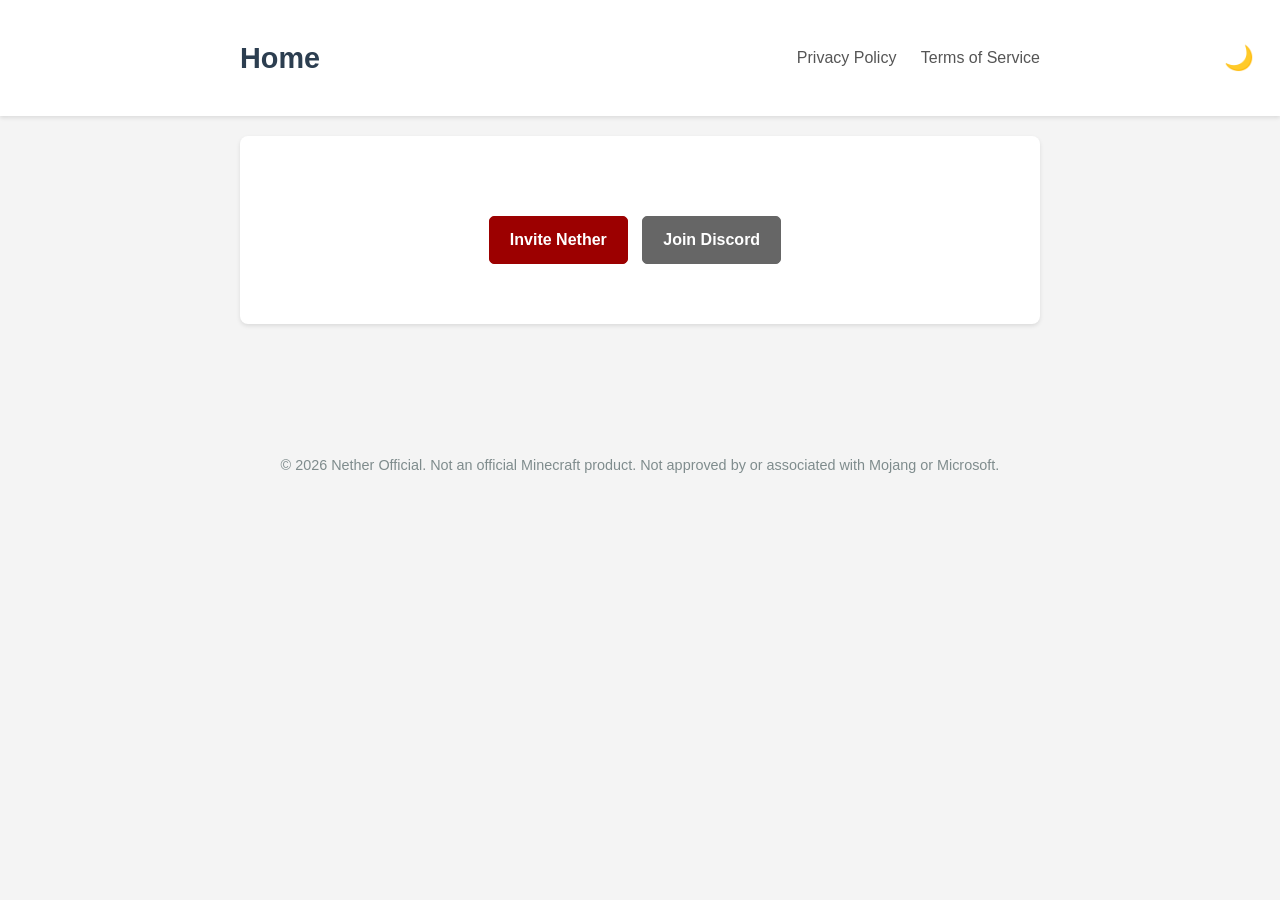
<file: index.html>
<!DOCTYPE html>
<html lang="en">
<head>
    <meta charset="UTF-8">
    <meta name="viewport" content="width=device-width, initial-scale=1.0">
    <title>Home - Nether</title>
    <link rel="stylesheet" href="s.css">
    <link rel="icon" type="image/ico" sizes="48x48" href="f.ico">
    <link rel="prefetch" href="privacy.html">
    <link rel="prefetch" href="tos.html">
    <script src="s.js" defer></script>
</head>
<body>
    <header>
        <div class="container">
            <h1>Home</h1>
            <nav>
                <a href="privacy.html">Privacy Policy</a>
                <a href="tos.html">Terms of Service</a>
            </nav>
            <button id="tt" class="tt" aria-label="Toggle Theme">🌙</button>
        </div>
    </header>
    <main class="container">
        <section class="ho">
            <div class="bg">
                <a href="https://discord.com/discovery/applications/1492652471036678258" class="btn primary">Invite Nether</a>
                <a href="https://discord.gg/bds" class="btn secondary">Join Discord</a>
            </div>
        </section>
    </main>
    <footer class="footer">
        <div class="container">
            <p>&copy; 2026 Nether Official. Not an official Minecraft product. Not approved by or associated with Mojang or Microsoft.</p>
        </div>
    </footer>
</body>
</html>
</file>
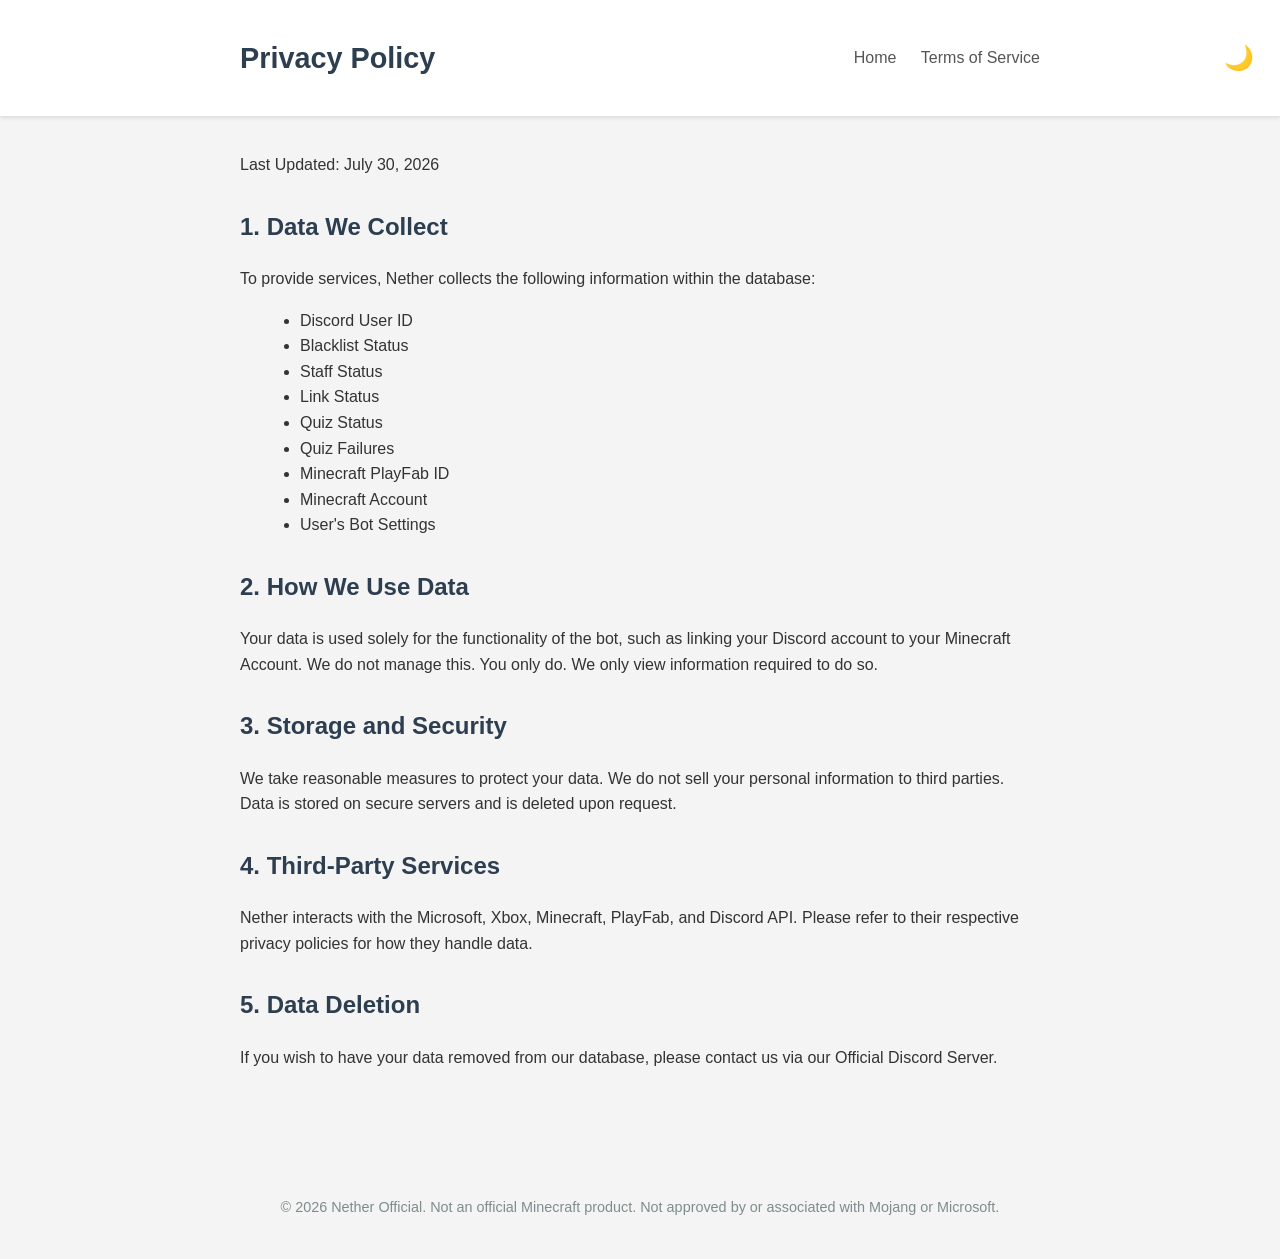
<file: privacy.html>
<!DOCTYPE html>
<html lang="en">
<head>
    <meta charset="UTF-8">
    <meta name="viewport" content="width=device-width, initial-scale=1.0">
    <title>Privacy Policy - Nether</title>
    <link rel="stylesheet" href="s.css">
    <link rel="icon" type="image/ico" sizes="48x48" href="f.ico">
    <link rel="prefetch" href="/">
    <link rel="prefetch" href="tos.html">
    <script src="s.js" defer></script>
</head>
<body>
    <header>
        <div class="container">
            <h1>Privacy Policy</h1>
            <nav>
                <a href="/">Home</a>
                <a href="tos.html">Terms of Service</a>
            </nav>
            <button id="tt" class="tt" aria-label="Toggle Theme">🌙</button>
        </div>
    </header>
    <main class="container">
        <p>Last Updated: July 30, 2026</p>
        <h2>1. Data We Collect</h2>
        <p>To provide services, Nether collects the following information within the database:</p>
        <ul>
            <li>Discord User ID</li>
            <li>Blacklist Status</li>
            <li>Staff Status</li>
            <li>Link Status</li>
            <li>Quiz Status</li>
            <li>Quiz Failures</li>
            <li>Minecraft PlayFab ID</li>
            <li>Minecraft Account</li>
            <li>User's Bot Settings</li>
        </ul>
        <h2>2. How We Use Data</h2>
        <p>Your data is used solely for the functionality of the bot, such as linking your Discord account to your Minecraft Account. We do not manage this. You only do. We only view information required to do so.</p>
        <h2>3. Storage and Security</h2>
        <p>We take reasonable measures to protect your data. We do not sell your personal information to third parties. Data is stored on secure servers and is deleted upon request.</p>
        <h2>4. Third-Party Services</h2>
        <p>Nether interacts with the Microsoft, Xbox, Minecraft, PlayFab, and Discord API. Please refer to their respective privacy policies for how they handle data.</p>
        <h2>5. Data Deletion</h2>
        <p>If you wish to have your data removed from our database, please contact us via our Official Discord Server.</p>
    </main>
    <footer class="footer">
        <div class="container">
            <p>&copy; 2026 Nether Official. Not an official Minecraft product. Not approved by or associated with Mojang or Microsoft.</p>
        </div>
    </footer>
</body>
</html>
</file>
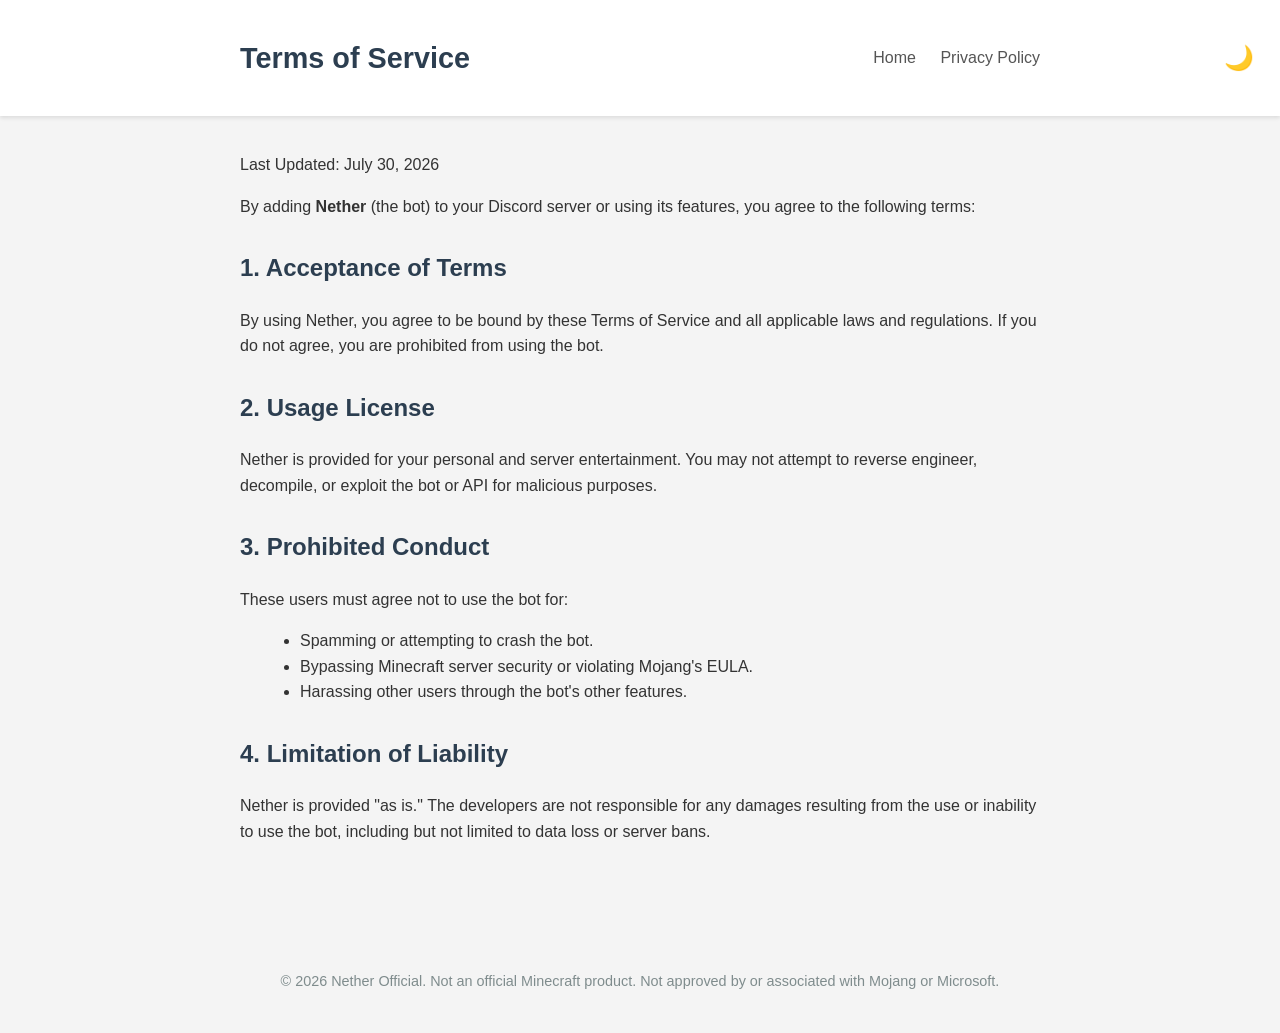
<file: tos.html>
<!DOCTYPE html>
<html lang="en">
<head>
    <meta charset="UTF-8">
    <meta name="viewport" content="width=device-width, initial-scale=1.0">
    <title>Terms of Service - Nether</title>
    <link rel="stylesheet" href="s.css">
    <link rel="icon" type="image/ico" sizes="48x48" href="f.ico">
    <link rel="prefetch" href="/">
    <link rel="prefetch" href="privacy.html">
    <script src="s.js" defer></script>
</head>
<body>
    <header>
        <div class="container">
            <h1>Terms of Service</h1>
            <nav>
                <a href="/">Home</a>
                <a href="privacy.html">Privacy Policy</a>
            </nav>
            <button id="tt" class="tt" aria-label="Toggle Theme">🌙</button>
        </div>
    </header>
    <main class="container">
        <p>Last Updated: July 30, 2026</p>
        <p>By adding <strong>Nether</strong> (the bot) to your Discord server or using its features, you agree to the following terms:</p>
        <h2>1. Acceptance of Terms</h2>
        <p>By using Nether, you agree to be bound by these Terms of Service and all applicable laws and regulations. If you do not agree, you are prohibited from using the bot.</p>
        <h2>2. Usage License</h2>
        <p>Nether is provided for your personal and server entertainment. You may not attempt to reverse engineer, decompile, or exploit the bot or API for malicious purposes.</p>
        <h2>3. Prohibited Conduct</h2>
        <p>These users must agree not to use the bot for:</p>
        <ul>
            <li>Spamming or attempting to crash the bot.</li>
            <li>Bypassing Minecraft server security or violating Mojang's EULA.</li>
            <li>Harassing other users through the bot's other features.</li>
        </ul>
        <h2>4. Limitation of Liability</h2>
        <p>Nether is provided "as is." The developers are not responsible for any damages resulting from the use or inability to use the bot, including but not limited to data loss or server bans.</p>
    </main>
    <footer class="footer">
        <div class="container">
            <p>&copy; 2026 Nether Official. Not an official Minecraft product. Not approved by or associated with Mojang or Microsoft.</p>
        </div>
    </footer>
</body>
</html>
</file>
<file: s.css>
:root{--bg-color:#f4f4f4;--text-color:#333;--container-bg:#fff;--header-bg:#fff;--heading-color:#2c3e50;--link-color:#555;--link-hover:#9c0000;--border-color:#eee;--footer-color:#7f8c8d;--shadow:rgb(0 0 0 / .1)}html.dm{--bg-color:#1a1a1a;--text-color:#e0e0e0;--container-bg:#222;--header-bg:#222;--heading-color:#e0e0e0;--link-color:#e0e0e0;--border-color:#383838;--footer-color:#6a6a6a;--shadow:rgb(0 0 0 / .3)}body{font-family:sans-serif;line-height:1.6;color:var(--text-color);background-color:var(--bg-color);margin:0;padding:0;transition:background-color 0.3s,color 0.3s}.container{max-width:800px;margin:0 auto;padding:20px}h1{color:var(--heading-color);border-bottom:2px solid var(--border-color);padding-bottom:10px}h2{color:var(--heading-color);margin-top:30px}ul{list-style-type:disc;margin-left:20px}header{background-color:var(--header-bg);padding:15px 0;box-shadow:0 2px 4px var(--shadow);display:flex;justify-content:center;align-items:center;position:relative;z-index:1000;transition:background-color 0.3s,box-shadow 0.3s}header .container{display:flex;justify-content:space-between;align-items:center;width:100%}header h1{margin:0;border-bottom:none;padding-bottom:0;font-size:1.8em}header nav a{margin-left:20px;color:var(--link-color);text-decoration:none;transition:color 0.3s}header nav a:hover,.tt:hover{color:var(--link-hover)}.tt{background:none;border:none;font-size:1.5em;cursor:pointer;position:absolute;right:20px;top:50%;transform:translateY(-50%);color:var(--link-color);transition:color 0.3s}.btn{display:inline-block;padding:10px 20px;margin:10px 10px 10px 0;border-radius:5px;text-decoration:none;font-weight:700;transition:background-color 0.3s,color 0.3s,border-color 0.3s;text-align:center;box-sizing:border-box}.btn.primary{background-color:#9c0000;color:#fff;border:1px solid #9c0000}.btn.primary:hover{background-color:#7e0000;border-color:#7e0000}.btn.secondary{background-color:#666;color:#fff;border:1px solid #666}.btn.secondary:hover{background-color:#444;border-color:#444}html.dm .btn.secondary{background-color:#555;color:#e0e0e0;border-color:#555}html.dm .btn.secondary:hover{background-color:#777;border-color:#777}.bg{margin-top:20px}.ho{text-align:center;padding:50px 0;background-color:var(--container-bg);margin-bottom:20px;border-radius:8px;box-shadow:0 2px 4px var(--shadow);transition:background-color 0.3s,box-shadow 0.3s}.ho h1{font-size:2.5em;color:var(--heading-color);margin-bottom:15px;border-bottom:none}.footer{margin-top:50px;font-size:.9em;color:var(--footer-color);text-align:center;padding:20px}.footer p{margin:0}@media (max-width:600px){header .container{flex-direction:column;text-align:center}header nav{margin-top:10px}header nav a{margin:0 10px}.tt{position:static;transform:none;margin-top:10px}.bg{flex-direction:column;align-items:center}.btn{width:80%;margin:5px 0}}
</file>
